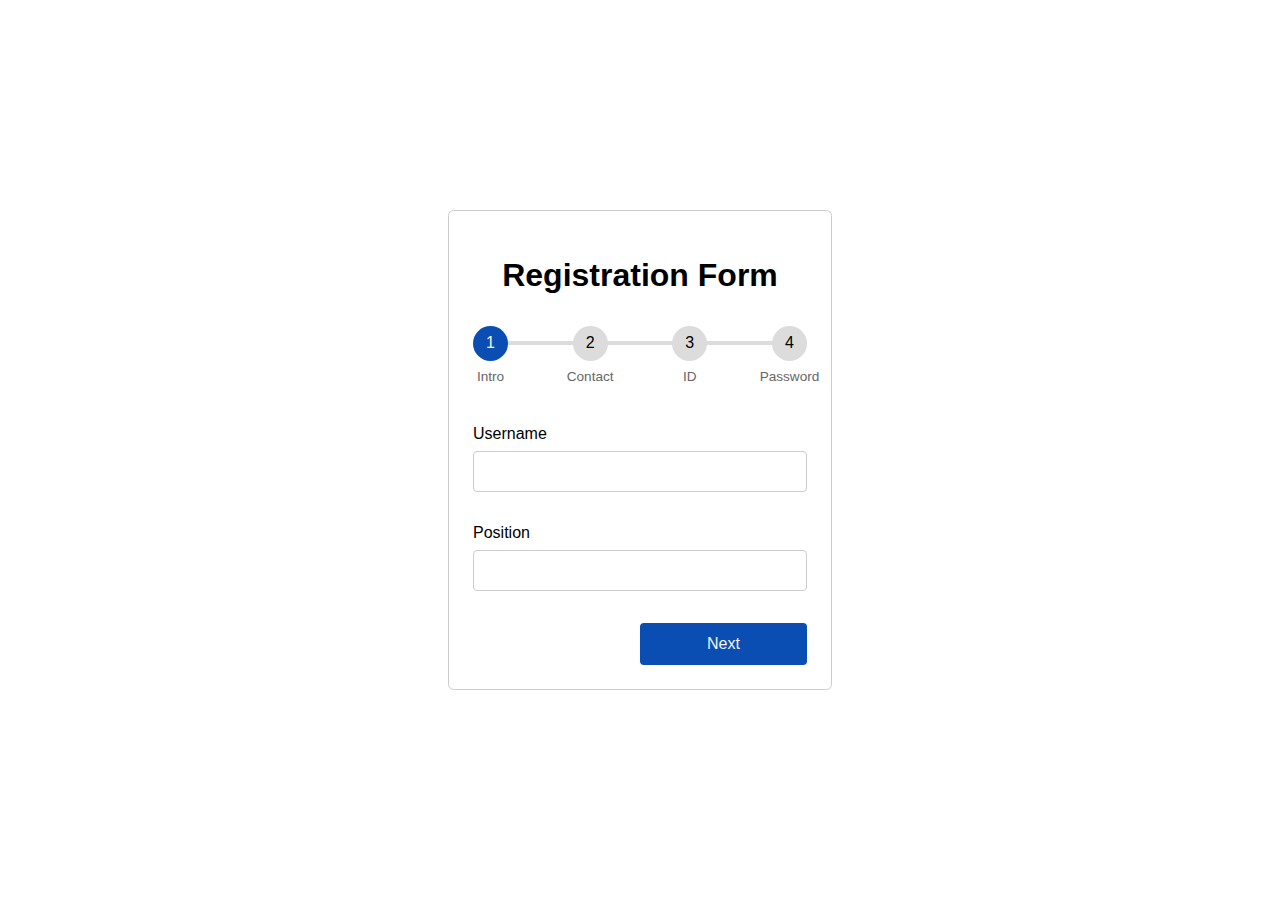
<file: Multi_Step_Form/index.html>
<!DOCTYPE html>
<html lang="en">

<head>
    <meta charset="UTF-8" />
    <meta http-equiv="X-UA-Compatible" content="IE=edge" />
    <meta name="viewport" content="width=device-width, initial-scale=1.0" />
    <link rel="stylesheet" href="index.css" />
    <script src="index.js" defer></script>
    <title>Registraion Form</title>
</head>

<body>
    <form action="#" class="form">
        <h1 class="text-center">Registration Form</h1>
        <!-- Progress bar -->
        <div class="progressbar">
            <div class="progress" id="progress"></div>

            <div class="progress-step progress-step-active" data-title="Intro"></div>
            <div class="progress-step" data-title="Contact"></div>
            <div class="progress-step" data-title="ID"></div>
            <div class="progress-step" data-title="Password"></div>
        </div>

        <!-- Steps -->
        <div class="form-step form-step-active">
            <div class="input-group">
                <label for="username">Username</label>
                <input type="text" name="username" id="username" />
            </div>
            <div class="input-group">
                <label for="position">Position</label>
                <input type="text" name="position" id="position" />
            </div>
            <div class="">
                <a href="#" class="btn btn-next width-50 ml-auto">Next</a>
            </div>
        </div>
        <div class="form-step">
            <div class="input-group">
                <label for="phone">Phone</label>
                <input type="text" name="phone" id="phone" />
            </div>
            <div class="input-group">
                <label for="email">Email</label>
                <input type="text" name="email" id="email" />
            </div>
            <div class="btns-group">
                <a href="#" class="btn btn-prev">Previous</a>
                <a href="#" class="btn btn-next">Next</a>
            </div>
        </div>
        <div class="form-step">
            <div class="input-group">
                <label for="dob">Date of Birth</label>
                <input type="date" name="dob" id="dob" />
            </div>
            <div class="input-group">
                <label for="ID">National ID</label>
                <input type="number" name="ID" id="ID" />
            </div>
            <div class="btns-group">
                <a href="#" class="btn btn-prev">Previous</a>
                <a href="#" class="btn btn-next">Next</a>
            </div>
        </div>
        <div class="form-step">
            <div class="input-group">
                <label for="password">Password</label>
                <input type="password" name="password" id="password" />
            </div>
            <div class="input-group">
                <label for="confirmPassword">Confirm Password</label>
                <input type="password" name="confirmPassword" id="confirmPassword" />
            </div>
            <div class="btns-group">
                <a href="#" class="btn btn-prev">Previous</a>
                <input type="submit" value="Submit" class="btn" />
            </div>
        </div>
    </form>
</body>

</html>
</file>
<file: Multi_Step_Form/index.css>
:root {
    --primary-color: rgb(11, 78, 179);
}

*,
*::before,
*::after {
    box-sizing: border-box;
}

body {
    font-family: Montserrat, "Segoe UI", Tahoma, Geneva, Verdana, sans-serif;
    margin: 0;
    display: grid;
    place-items: center;
    min-height: 100vh;
}

/* Global Stylings */
label {
    display: block;
    margin-bottom: 0.5rem;
}

input {
    display: block;
    width: 100%;
    padding: 0.75rem;
    border: 1px solid #ccc;
    border-radius: 0.25rem;
}

.width-50 {
    width: 50%;
}

.ml-auto {
    margin-left: auto;
}

.text-center {
    text-align: center;
}

/* Progressbar */
.progressbar {
    position: relative;
    display: flex;
    justify-content: space-between;
    counter-reset: step;
    margin: 2rem 0 4rem;
}

.progressbar::before,
.progress {
    content: "";
    position: absolute;
    top: 50%;
    transform: translateY(-50%);
    height: 4px;
    width: 100%;
    background-color: #dcdcdc;
    z-index: -1;
}

.progress {
    background-color: var(--primary-color);
    width: 0%;
    transition: 0.3s;
}

.progress-step {
    width: 2.1875rem;
    height: 2.1875rem;
    background-color: #dcdcdc;
    border-radius: 50%;
    display: flex;
    justify-content: center;
    align-items: center;
}

.progress-step::before {
    counter-increment: step;
    content: counter(step);
}

.progress-step::after {
    content: attr(data-title);
    position: absolute;
    top: calc(100% + 0.5rem);
    font-size: 0.85rem;
    color: #666;
}

.progress-step-active {
    background-color: var(--primary-color);
    color: #f3f3f3;
}

/* Form */
.form {
    width: clamp(320px, 30%, 430px);
    margin: 0 auto;
    border: 1px solid #ccc;
    border-radius: 0.35rem;
    padding: 1.5rem;
}

.form-step {
    display: none;
    transform-origin: top;
    animation: animate 0.5s;
}

.form-step-active {
    display: block;
}

.input-group {
    margin: 2rem 0;
}

@keyframes animate {
    from {
        transform: scale(1, 0);
        opacity: 0;
    }

    to {
        transform: scale(1, 1);
        opacity: 1;
    }
}

/* Button */
.btns-group {
    display: grid;
    grid-template-columns: repeat(2, 1fr);
    gap: 1.5rem;
}

.btn {
    padding: 0.75rem;
    display: block;
    text-decoration: none;
    background-color: var(--primary-color);
    color: #f3f3f3;
    text-align: center;
    border-radius: 0.25rem;
    cursor: pointer;
    transition: 0.3s;
}

.btn:hover {
    box-shadow: 0 0 0 2px #fff, 0 0 0 3px var(--primary-color);
}
</file>
